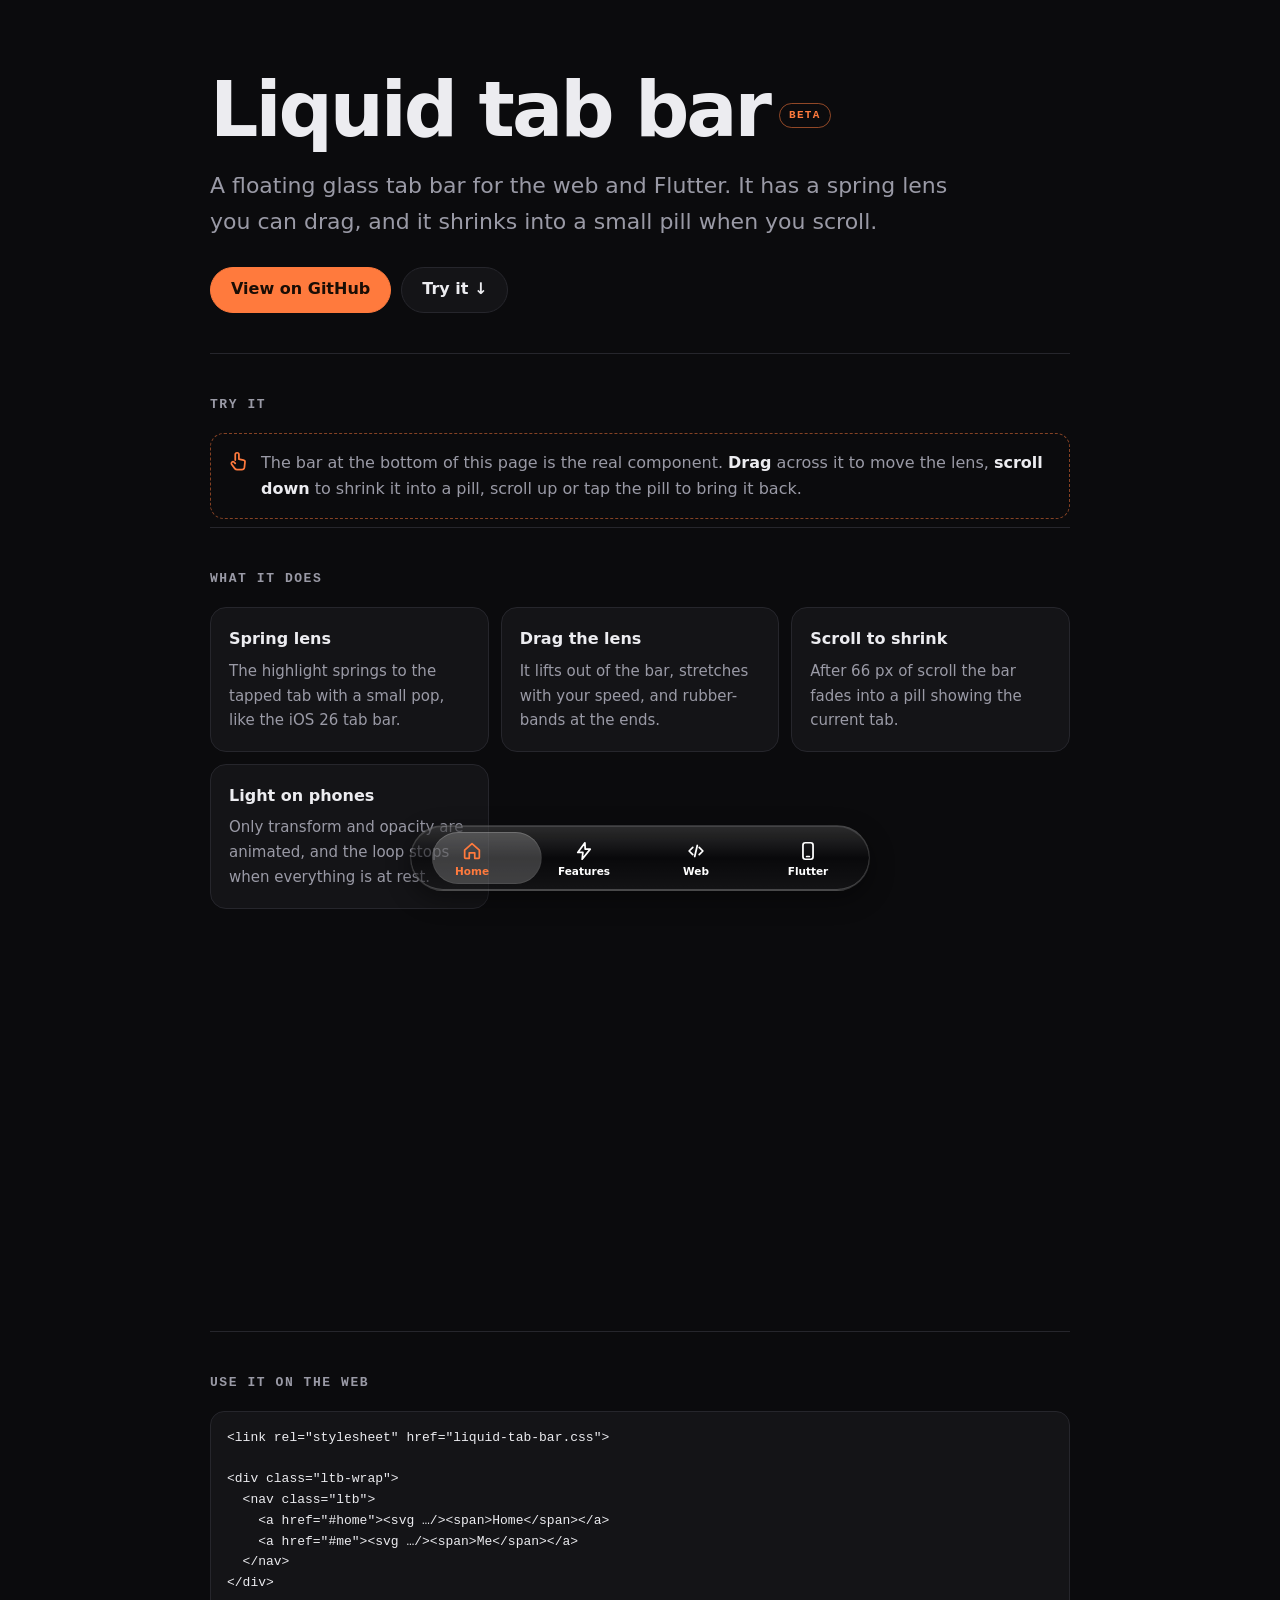
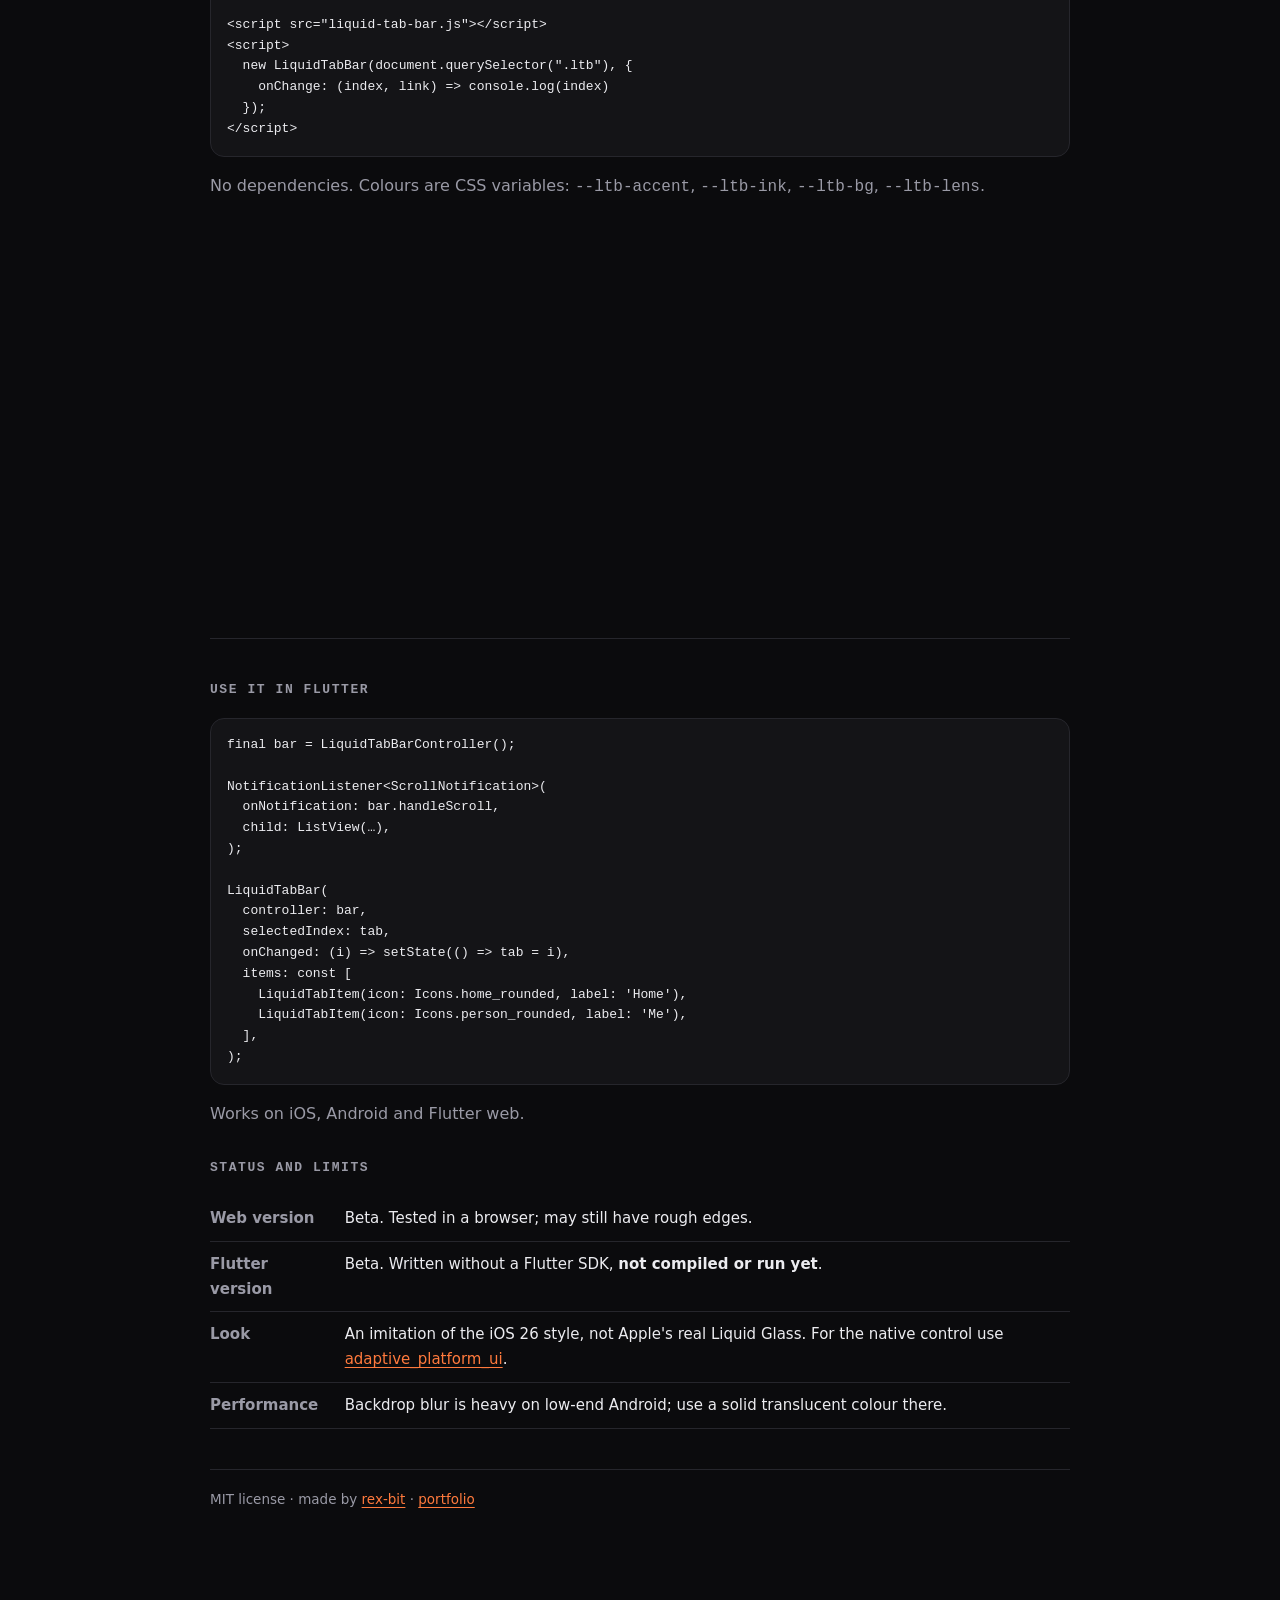
<file: liquid-tab-bar/index.html>
<!doctype html>
<html lang="en">
<head>
<meta charset="utf-8">
<meta name="viewport" content="width=device-width,initial-scale=1,viewport-fit=cover">
<meta name="robots" content="noindex,nofollow">
<meta name="color-scheme" content="dark">
<title>Liquid tab bar</title>
<meta name="description" content="A floating glass tab bar for the web and Flutter, with a spring lens, drag-to-scrub and shrink-on-scroll. Beta.">
<link rel="stylesheet" href="web/liquid-tab-bar.css">
<style>
:root{--bg:#0b0b0d;--surface:#141417;--ink:#ececf0;--muted:#9a9aa6;--line:#26262c;--accent:#ff7a3d}
*{box-sizing:border-box}
html{scroll-behavior:smooth}
body{margin:0;background:var(--bg);color:var(--ink);font:16px/1.65 system-ui,-apple-system,"Segoe UI",sans-serif;padding:0 max(18px,env(safe-area-inset-left)) 150px;-webkit-text-size-adjust:100%}
.wrap{max-width:860px;margin:0 auto}
a{color:var(--accent);text-underline-offset:3px}
code,pre{font-family:ui-monospace,"SF Mono",Menlo,Consolas,monospace}
header{padding:72px 0 40px}
.badge{display:inline-block;font:600 11px/1 ui-monospace,Menlo,monospace;letter-spacing:.12em;padding:6px 9px;border-radius:999px;border:1px solid color-mix(in srgb,var(--accent) 55%,transparent);color:var(--accent);vertical-align:middle;margin-left:10px}
h1{font-size:clamp(40px,10vw,76px);line-height:1;letter-spacing:-.04em;margin:0 0 20px}
.lead{font-size:clamp(18px,3.4vw,22px);color:var(--muted);max-width:34em;margin:0 0 26px}
.cta{display:flex;gap:10px;flex-wrap:wrap}
.btn{display:inline-flex;align-items:center;min-height:46px;padding:0 20px;border-radius:999px;border:1px solid var(--line);background:var(--surface);color:var(--ink);font-weight:600;text-decoration:none}
.btn.p{background:var(--accent);border-color:var(--accent);color:#1a0d05}
section{padding:44px 0 8px;border-top:1px solid var(--line);scroll-margin-top:12px}
h2{font:700 13px/1 ui-monospace,Menlo,monospace;letter-spacing:.12em;text-transform:uppercase;color:var(--muted);margin:0 0 22px}
.grid{display:grid;grid-template-columns:repeat(auto-fit,minmax(230px,1fr));gap:12px}
.card{padding:18px;border:1px solid var(--line);border-radius:16px;background:var(--surface)}
.card b{display:block;margin-bottom:6px}
.card p{margin:0;color:var(--muted);font-size:15px}
pre{margin:0 0 16px;padding:16px;border:1px solid var(--line);border-radius:14px;background:var(--surface);overflow-x:auto;font-size:13px;line-height:1.6;-webkit-overflow-scrolling:touch}
.hint{display:flex;gap:12px;align-items:flex-start;padding:16px;border:1px dashed color-mix(in srgb,var(--accent) 50%,transparent);border-radius:14px;color:var(--muted)}
.hint svg{flex:none;width:22px;height:22px;stroke:var(--accent);fill:none;stroke-width:1.9;stroke-linecap:round;stroke-linejoin:round}
table{width:100%;border-collapse:collapse;font-size:15px}
td,th{text-align:left;padding:10px 12px 10px 0;border-bottom:1px solid var(--line);vertical-align:top}
th{color:var(--muted);font-weight:600}
.spacer{height:46vh}
footer{margin-top:40px;padding-top:18px;border-top:1px solid var(--line);color:var(--muted);font-size:13.5px}
/* this page is dark-only, so keep the bar dark even on light-mode phones */
.ltb{--ltb-ink:#fff;--ltb-bg:rgba(10,10,12,.58);--ltb-lens:rgba(255,255,255,.2);border-color:rgba(255,255,255,.14)}
.ltb-mini{background-color:rgba(10,10,12,.58);border-color:rgba(255,255,255,.14)}
@media (max-width:560px){header{padding-top:48px}}
html[data-glass] .ltb{--ltb-bg:rgba(10,10,12,.58) !important}
html[data-glass] .ltb-mini{background-color:rgba(10,10,12,.58) !important;border-color:rgba(255,255,255,.14) !important}
</style>
</head>
<body>
<div class="wrap">
  <header id="top">
    <h1>Liquid tab bar<span class="badge">BETA</span></h1>
    <p class="lead">A floating glass tab bar for the web and Flutter. It has a spring lens you can drag, and it shrinks into a small pill when you scroll.</p>
    <div class="cta">
      <a class="btn p" href="https://github.com/rex-bit/Rex-bit/tree/main/liquid-tab-bar" target="_blank" rel="noopener">View on GitHub</a>
      <a class="btn" href="#try">Try it ↓</a>
    </div>
  </header>

  <section id="try">
    <h2>Try it</h2>
    <div class="hint"><svg viewBox="0 0 24 24" aria-hidden="true"><path d="M9 11V5a2 2 0 014 0v5l5 1a2 2 0 011.6 2.3L19 19a3 3 0 01-3 2.5H11a3 3 0 01-2.4-1.2L5 15.5a1.8 1.8 0 012.7-2.3L9 14.5"/></svg>
      <span>The bar at the bottom of this page is the real component. <b style="color:var(--ink)">Drag</b> across it to move the lens, <b style="color:var(--ink)">scroll down</b> to shrink it into a pill, scroll up or tap the pill to bring it back.</span></div>
  </section>

  <section id="features">
    <h2>What it does</h2>
    <div class="grid">
      <div class="card"><b>Spring lens</b><p>The highlight springs to the tapped tab with a small pop, like the iOS 26 tab bar.</p></div>
      <div class="card"><b>Drag the lens</b><p>It lifts out of the bar, stretches with your speed, and rubber-bands at the ends.</p></div>
      <div class="card"><b>Scroll to shrink</b><p>After 66 px of scroll the bar fades into a pill showing the current tab.</p></div>
      <div class="card"><b>Light on phones</b><p>Only transform and opacity are animated, and the loop stops when everything is at rest.</p></div>
    </div>
    <div class="spacer"></div>
  </section>

  <section id="web">
    <h2>Use it on the web</h2>
    <pre><code>&lt;link rel="stylesheet" href="liquid-tab-bar.css"&gt;

&lt;div class="ltb-wrap"&gt;
  &lt;nav class="ltb"&gt;
    &lt;a href="#home"&gt;&lt;svg …/&gt;&lt;span&gt;Home&lt;/span&gt;&lt;/a&gt;
    &lt;a href="#me"&gt;&lt;svg …/&gt;&lt;span&gt;Me&lt;/span&gt;&lt;/a&gt;
  &lt;/nav&gt;
&lt;/div&gt;

&lt;script src="liquid-tab-bar.js"&gt;&lt;/script&gt;
&lt;script&gt;
  new LiquidTabBar(document.querySelector(".ltb"), {
    onChange: (index, link) =&gt; console.log(index)
  });
&lt;/script&gt;</code></pre>
    <p style="color:var(--muted)">No dependencies. Colours are CSS variables: <code>--ltb-accent</code>, <code>--ltb-ink</code>, <code>--ltb-bg</code>, <code>--ltb-lens</code>.</p>
    <div class="spacer"></div>
  </section>

  <section id="flutter">
    <h2>Use it in Flutter</h2>
    <pre><code>final bar = LiquidTabBarController();

NotificationListener&lt;ScrollNotification&gt;(
  onNotification: bar.handleScroll,
  child: ListView(…),
);

LiquidTabBar(
  controller: bar,
  selectedIndex: tab,
  onChanged: (i) =&gt; setState(() =&gt; tab = i),
  items: const [
    LiquidTabItem(icon: Icons.home_rounded, label: 'Home'),
    LiquidTabItem(icon: Icons.person_rounded, label: 'Me'),
  ],
);</code></pre>
    <p style="color:var(--muted)">Works on iOS, Android and Flutter web.</p>

    <h2 style="margin-top:34px">Status and limits</h2>
    <table>
      <tr><th>Web version</th><td>Beta. Tested in a browser; may still have rough edges.</td></tr>
      <tr><th>Flutter version</th><td>Beta. Written without a Flutter SDK, <b>not compiled or run yet</b>.</td></tr>
      <tr><th>Look</th><td>An imitation of the iOS 26 style, not Apple's real Liquid Glass. For the native control use <a href="https://github.com/berkaycatak/adaptive_platform_ui" target="_blank" rel="noopener">adaptive_platform_ui</a>.</td></tr>
      <tr><th>Performance</th><td>Backdrop blur is heavy on low-end Android; use a solid translucent colour there.</td></tr>
    </table>
    <footer>MIT license · made by <a href="https://github.com/rex-bit" target="_blank" rel="noopener">rex-bit</a> · <a href="../">portfolio</a></footer>
  </section>
</div>

<div class="ltb-wrap"><nav class="ltb" aria-label="Sections">
  <a href="#top"><svg viewBox="0 0 24 24" aria-hidden="true"><path d="M4 11l8-7 8 7v8a1 1 0 01-1 1h-4v-6H9v6H5a1 1 0 01-1-1z"/></svg><span>Home</span></a>
  <a href="#features"><svg viewBox="0 0 24 24" aria-hidden="true"><path d="M13 3L5.2 13.6h5.6L10 21l8.8-11h-5.5z"/></svg><span>Features</span></a>
  <a href="#web"><svg viewBox="0 0 24 24" aria-hidden="true"><path d="M8.5 8L4.5 12l4 4M15.5 8l4 4-4 4M13.4 6l-2.8 12"/></svg><span>Web</span></a>
  <a href="#flutter"><svg viewBox="0 0 24 24" aria-hidden="true"><rect x="6.5" y="3" width="11" height="18" rx="2.6"/><path d="M10.5 18h3"/></svg><span>Flutter</span></a>
</nav></div>
<script src="web/liquid-glass.js"></script><script src="web/liquid-tab-bar.js"></script>
<script>
(function () {
  var bar = new LiquidTabBar(document.querySelector(".ltb"), {});
  var links = [].slice.call(document.querySelectorAll(".ltb a")), ids = ["top", "features", "web", "flutter"];
  if ("IntersectionObserver" in window) {
    var io = new IntersectionObserver(function (es) { es.forEach(function (e) { if (e.isIntersecting) bar.select(ids.indexOf(e.target.id)); }); }, { rootMargin: "-35% 0px -60% 0px" });
    ids.forEach(function (id) { io.observe(document.getElementById(id)); });
  }
})();
</script>
</body>
</html>
</file>
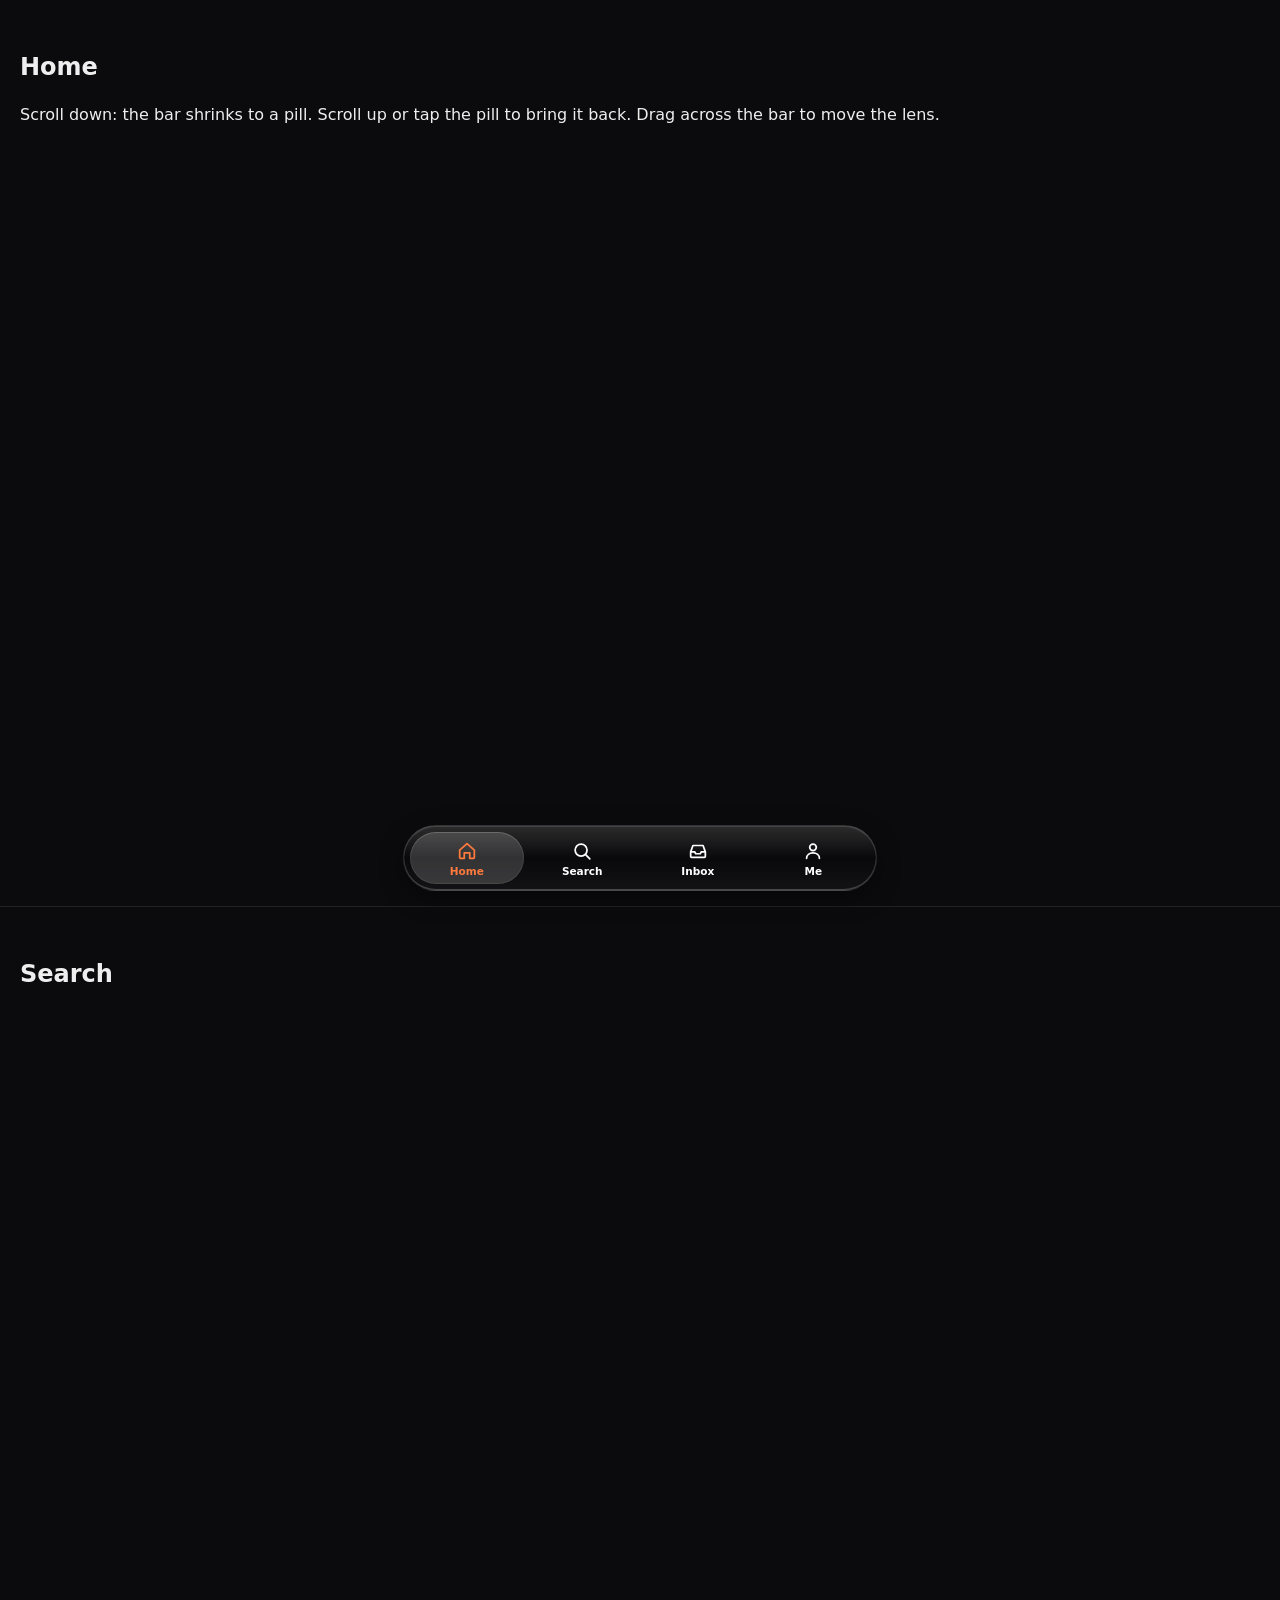
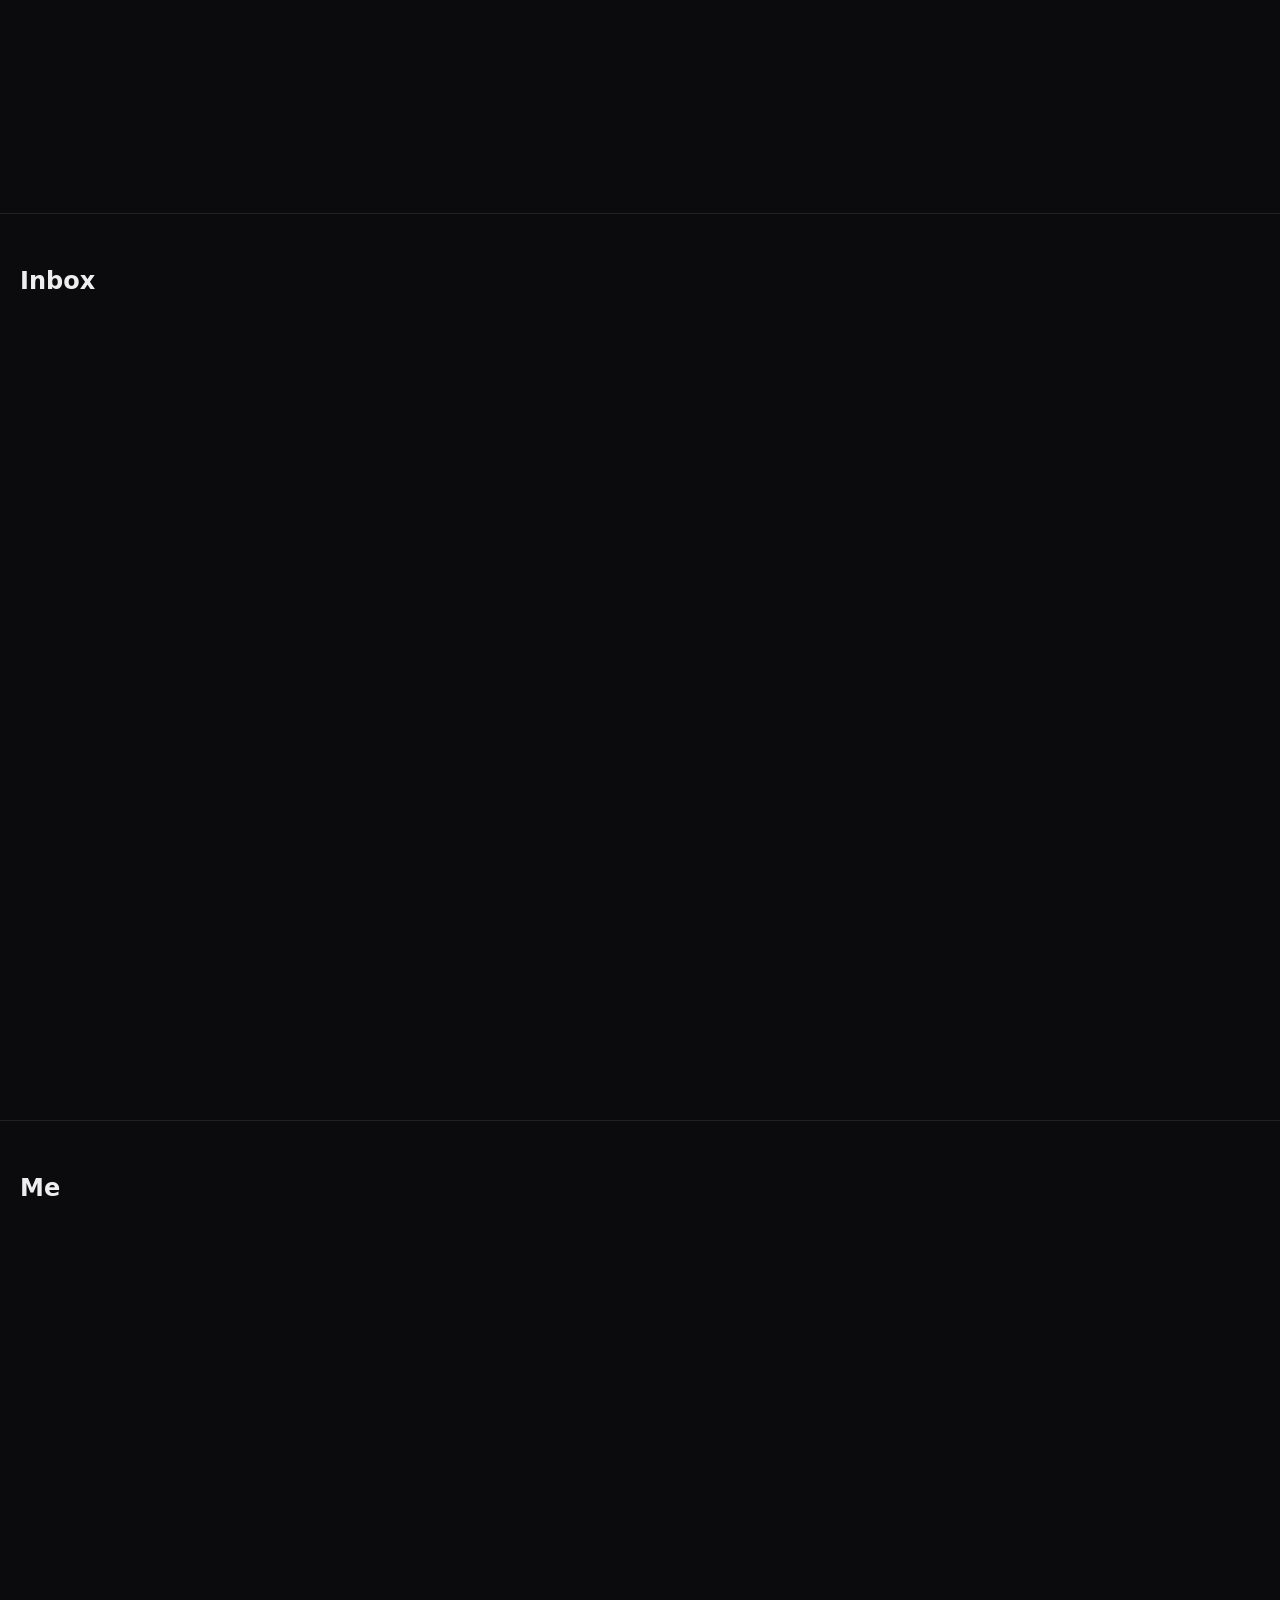
<file: liquid-tab-bar/web/index.html>
<!doctype html><html lang="en"><head><meta charset="utf-8"><meta name="viewport" content="width=device-width,initial-scale=1,viewport-fit=cover"><meta name="color-scheme" content="dark"><title>Liquid tab bar demo</title>
<link rel="stylesheet" href="liquid-tab-bar.css">
<style>body{margin:0;background:#0b0b0d;color:#eee;font:16px/1.6 system-ui,sans-serif}section{min-height:90vh;padding:48px 20px;border-bottom:1px solid #222}h2{margin:0 0 8px}/* dark-only demo page: keep the bar dark even on light-mode phones */
.ltb{--ltb-ink:#fff;--ltb-bg:rgba(10,10,12,.58);--ltb-lens:rgba(255,255,255,.17);border-color:rgba(255,255,255,.14)}
.ltb-mini{background-color:rgba(10,10,12,.58);border-color:rgba(255,255,255,.14)}
html[data-glass] .ltb{--ltb-bg:rgba(10,10,12,.58) !important}
html[data-glass] .ltb-mini{background-color:rgba(10,10,12,.58) !important;border-color:rgba(255,255,255,.14) !important}
</style></head><body>
<section id="home"><h2>Home</h2><p>Scroll down: the bar shrinks to a pill. Scroll up or tap the pill to bring it back. Drag across the bar to move the lens.</p></section>
<section id="search"><h2>Search</h2></section><section id="inbox"><h2>Inbox</h2></section><section id="me"><h2>Me</h2></section>
<div class="ltb-wrap"><nav class="ltb" aria-label="Sections">
<a href="#home"><svg viewBox="0 0 24 24"><path d="M4 11l8-7 8 7v8a1 1 0 01-1 1h-4v-6H9v6H5a1 1 0 01-1-1z"/></svg><span>Home</span></a>
<a href="#search"><svg viewBox="0 0 24 24"><circle cx="11" cy="11" r="6.5"/><path d="M16 16l4.5 4.5"/></svg><span>Search</span></a>
<a href="#inbox"><svg viewBox="0 0 24 24"><path d="M4 13l2.5-7h11L20 13v5a1 1 0 01-1 1H5a1 1 0 01-1-1zM4 13h4.5l1 2h5l1-2H20"/></svg><span>Inbox</span></a>
<a href="#me"><svg viewBox="0 0 24 24"><circle cx="12" cy="8" r="3.6"/><path d="M5 20c0-3.7 3.1-6 7-6s7 2.3 7 6"/></svg><span>Me</span></a>
</nav></div>
<script src="liquid-glass.js"></script><script src="liquid-tab-bar.js"></script><script>new LiquidTabBar(document.querySelector(".ltb"),{onChange:function(i,a){console.log("tab",i)}});</script></body></html>
</file>
<file: liquid-tab-bar/web/liquid-tab-bar.css>
/* Liquid tab bar (BETA) – CSS. Tweak the variables on .ltb */
.ltb-wrap{position:fixed;left:0;right:0;bottom:calc(10px + env(safe-area-inset-bottom,0px));z-index:50;display:flex;justify-content:center;padding:0 12px;pointer-events:none}
.ltb{--ltb-ink:#fff;--ltb-accent:#ff7a3d;--ltb-bg:rgba(10,10,12,.58);--ltb-lens:rgba(255,255,255,.17);
  position:relative;display:flex;gap:2px;padding:6px;width:min(100%,460px);pointer-events:auto;touch-action:pan-y;user-select:none;-webkit-user-select:none;-webkit-touch-callout:none;
  border-radius:999px;border:1px solid rgba(255,255,255,.14);background-color:var(--ltb-bg);
  background-image:linear-gradient(180deg,rgba(255,255,255,.14),rgba(255,255,255,0) 50%,rgba(255,255,255,.04));
  -webkit-backdrop-filter:blur(22px) saturate(1.8);backdrop-filter:blur(22px) saturate(1.8);
  box-shadow:inset 0 1px 0 rgba(255,255,255,.12),inset 0 -1px 0 rgba(255,255,255,.22),0 8px 24px rgba(0,0,0,.4);
  transform-origin:50% 100%;will-change:transform,opacity;transition:transform .28s cubic-bezier(.215,.61,.355,1),opacity .22s ease-out}
.ltb a{position:relative;z-index:1;flex:1 1 0;display:flex;flex-direction:column;align-items:center;gap:4px;min-width:0;padding:8px 6px 7px;border-radius:999px;color:var(--ltb-ink);text-decoration:none;font:600 10.5px/1 system-ui,-apple-system,sans-serif;white-space:nowrap;-webkit-tap-highlight-color:transparent;-webkit-user-drag:none;transition:color .18s}
.ltb a svg{width:22px;height:22px;fill:none;stroke:currentColor;stroke-width:1.9;stroke-linecap:round;stroke-linejoin:round;transition:transform .25s cubic-bezier(.3,1.3,.5,1)}
.ltb a[aria-current="true"],.ltb a[data-hot]{color:var(--ltb-accent)}
.ltb.dragging a[aria-current="true"]:not([data-hot]){color:var(--ltb-ink)}
.ltb.dragging a[data-hot] svg{transform:scale(1.12)}
.ltb-lens{position:absolute;z-index:0;top:6px;bottom:6px;left:0;width:0;border-radius:999px;pointer-events:none;will-change:transform;
  background-color:var(--ltb-lens);box-shadow:inset 0 1px 0 rgba(255,255,255,.12),inset 0 0 0 1px rgba(255,255,255,.07);transition:background-color .18s,box-shadow .18s,opacity .22s}
.ltb.dragging .ltb-lens{background-color:rgba(255,255,255,.3);background-image:none;box-shadow:inset 0 0 0 1px rgba(255,255,255,.08),0 4px 14px rgba(0,0,0,.32)}
@media (prefers-color-scheme:light){.ltb.dragging .ltb-lens{background-color:rgba(255,255,255,.85);box-shadow:inset 0 0 0 1px rgba(255,255,255,.9),0 3px 12px rgba(0,0,0,.16)}}
/* minimized: bar fades out, pill fades in */
.ltb.min{opacity:0;transform:scale(.7,.85);pointer-events:none}
.ltb.min .ltb-lens{opacity:0}
.ltb-mini{position:absolute;left:50%;bottom:0;display:flex;align-items:center;gap:7px;height:38px;padding:0 16px;border-radius:999px;border:1px solid rgba(255,255,255,.14);color:var(--ltb-accent,#ff7a3d);
  background-color:rgba(24,24,26,.5);-webkit-backdrop-filter:blur(22px) saturate(1.8);backdrop-filter:blur(22px) saturate(1.8);font:600 13px/1 system-ui,-apple-system,sans-serif;white-space:nowrap;cursor:pointer;
  opacity:0;pointer-events:none;transform:translateX(-50%) scale(1.35,1.1);transform-origin:50% 100%;transition:transform .28s cubic-bezier(.215,.61,.355,1),opacity .18s ease-out;-webkit-tap-highlight-color:transparent}
.ltb-mini.on{opacity:1;pointer-events:auto;transform:translateX(-50%) scale(1);transition:transform .28s cubic-bezier(.215,.61,.355,1),opacity .22s ease-out}
.ltb-mini svg{width:18px;height:18px;fill:none;stroke:currentColor;stroke-width:1.9;stroke-linecap:round;stroke-linejoin:round}
/* blur is expensive on iOS: dropped only while the swap animates */
@media (prefers-color-scheme:light){.ltb{--ltb-ink:#111;--ltb-bg:rgba(250,250,252,.55);--ltb-lens:rgba(0,0,0,.08);border-color:rgba(0,0,0,.12)}.ltb-mini{background-color:rgba(250,250,252,.6);border-color:rgba(0,0,0,.12)}}

/* liquid mode (set by liquid-glass.js): clear glass, bright specular edges, inner glow. True refraction is added by JS in Chromium. */
html[data-glass="liquid"] .ltb,html[data-glass="liquid"] .ltb-mini{
  background-image:radial-gradient(130% 160% at 12% -10%,rgba(255,255,255,.09),rgba(255,255,255,0) 42%),radial-gradient(130% 160% at 88% 115%,rgba(255,255,255,.05),rgba(255,255,255,0) 42%),linear-gradient(180deg,rgba(255,255,255,.04),rgba(255,255,255,0) 55%);
  -webkit-backdrop-filter:blur(4px) saturate(1.6);backdrop-filter:blur(4px) saturate(1.6);
  box-shadow:inset 0 0 0 1px rgba(255,255,255,.16),inset 1.5px 1.5px 1px -.5px rgba(255,255,255,.55),inset -1.5px -1.5px 1px -.5px rgba(255,255,255,.28),inset 0 0 18px rgba(255,255,255,.03),0 10px 28px rgba(0,0,0,.35)}
html[data-glass="liquid"] .ltb{--ltb-bg:rgba(10,10,12,.58)}
html[data-glass="liquid"] .ltb-mini{background-color:rgba(10,10,12,.58)}
@media (prefers-color-scheme:light){html[data-glass="liquid"] .ltb{--ltb-bg:rgba(250,250,252,.4)}html[data-glass="liquid"] .ltb-mini{background-color:rgba(250,250,252,.42)}}
/* the swap animation drops the blur; keep refraction filters untouched */
html:not([data-refract]) .ltb-wrap.anim .ltb,html:not([data-refract]) .ltb-wrap.anim .ltb-mini{-webkit-backdrop-filter:none !important;backdrop-filter:none !important}
</file>
